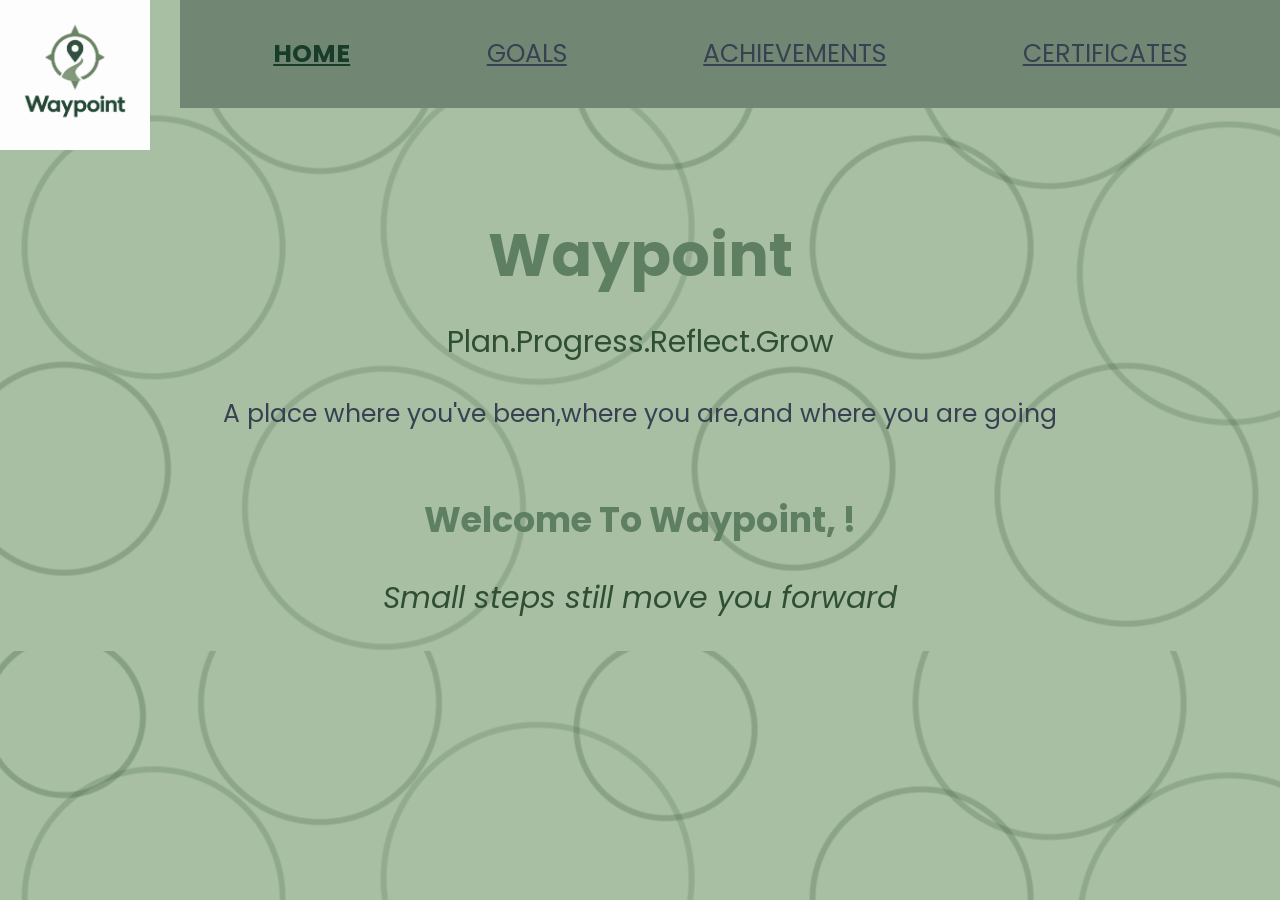
<file: index.html>
<!DOCTYPE html>
<html>

    <head>
        <title>Waypoint-home</title>
        <meta charset="UTF-8">
        <link rel="stylesheet" href="style.css">
        <link href="https://fonts.googleapis.com/css2?family=Poppins:wght@400;500;600;700&display=swap" rel="stylesheet">
    </head>

    <body>

        <header class="main-header">
        <div class="brand">
            <img src="images/waypoint-logo.png" alt="Waypoint logo">
        </div>
        <nav>
        <a href="index.html" class="active">HOME</a>
        <a href="goals.html">GOALS</a>
        <a href="achievements.html">ACHIEVEMENTS</a>
        <a href="certificates.html">CERTIFICATES</a>
        </nav>
        </header>

        <main class="welcome-section">
            <h1 class="welcome-title">Waypoint</h1>
            <p class="mission">Plan.Progress.Reflect.Grow</p>
            <p class="description">A place where you've been,where you are,and where you are going</p>
            <h2 class="welcome-heading">Welcome To Waypoint, <span id="user-name"></span>!</h2>
            <p class="quote">Small steps still move you forward</p>
        </main>
        <script src="script.js"></script>
    
    </body>
</html>
</file>
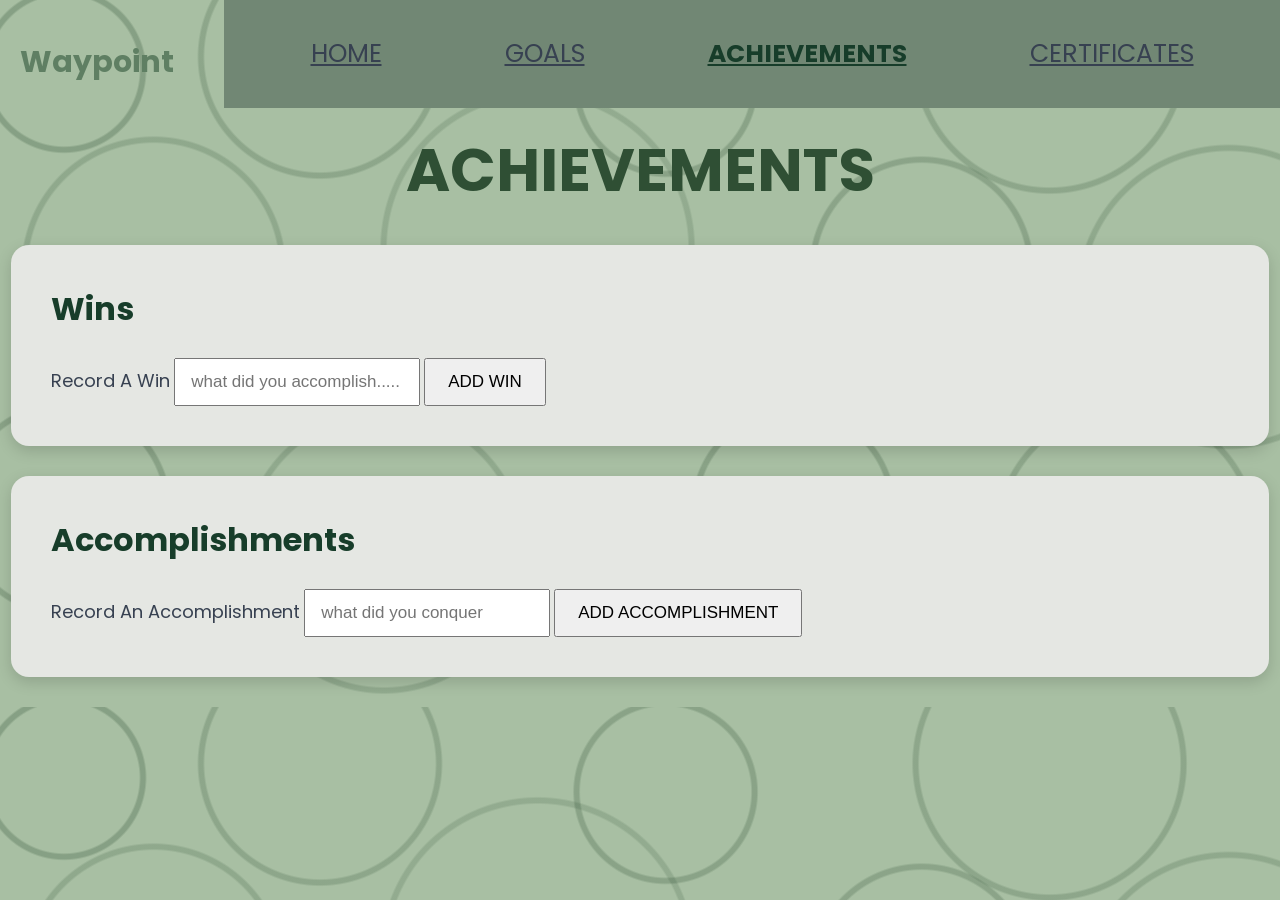
<file: achievements.html>
<!DOCTYPE html>
<html>
    <head>
        <title>Achievements-waypoint</title>
        <meta name="viewport" content="width=device-width, initial-scale=1.0">
        <meta charset="UTF-8">
        <link rel="stylesheet" href="style.css">
        <link href="https://fonts.googleapis.com/css2?family=Poppins:wght@400;500;600;700&display=swap" rel="stylesheet">
    </head>
    <body>

        <header class="main-header">
        <div>
            <h1>Waypoint</h1>
        </div>
        <nav>
            <a href="index.html">HOME</a>
            <a href="goals.html">GOALS</a>
            <a href="achievements.html" class="active">ACHIEVEMENTS</a>
            <a href="certificates.html">CERTIFICATES</a>
        </nav>
        </header>
        
        <main>
            <h2 class="achievements-section">ACHIEVEMENTS</h2>

            <div class="wins-card">
            <h3>Wins</h3>
            <label for="Win">Record A Win</label>
            <input type="text" id="Win" placeholder="what did you accomplish.....">
            <button type="button">ADD WIN</button>
            </div>

            <div class="accomplishments-card">
            <h3>Accomplishments</h3>
            <label for="Accomplishments">Record An Accomplishment</label>
            <input type="text" id="Accomplishments" placeholder="what did you conquer">
            <button type="button">ADD ACCOMPLISHMENT</button>
            </div>
        </main>

    </body>
</html>
</file>
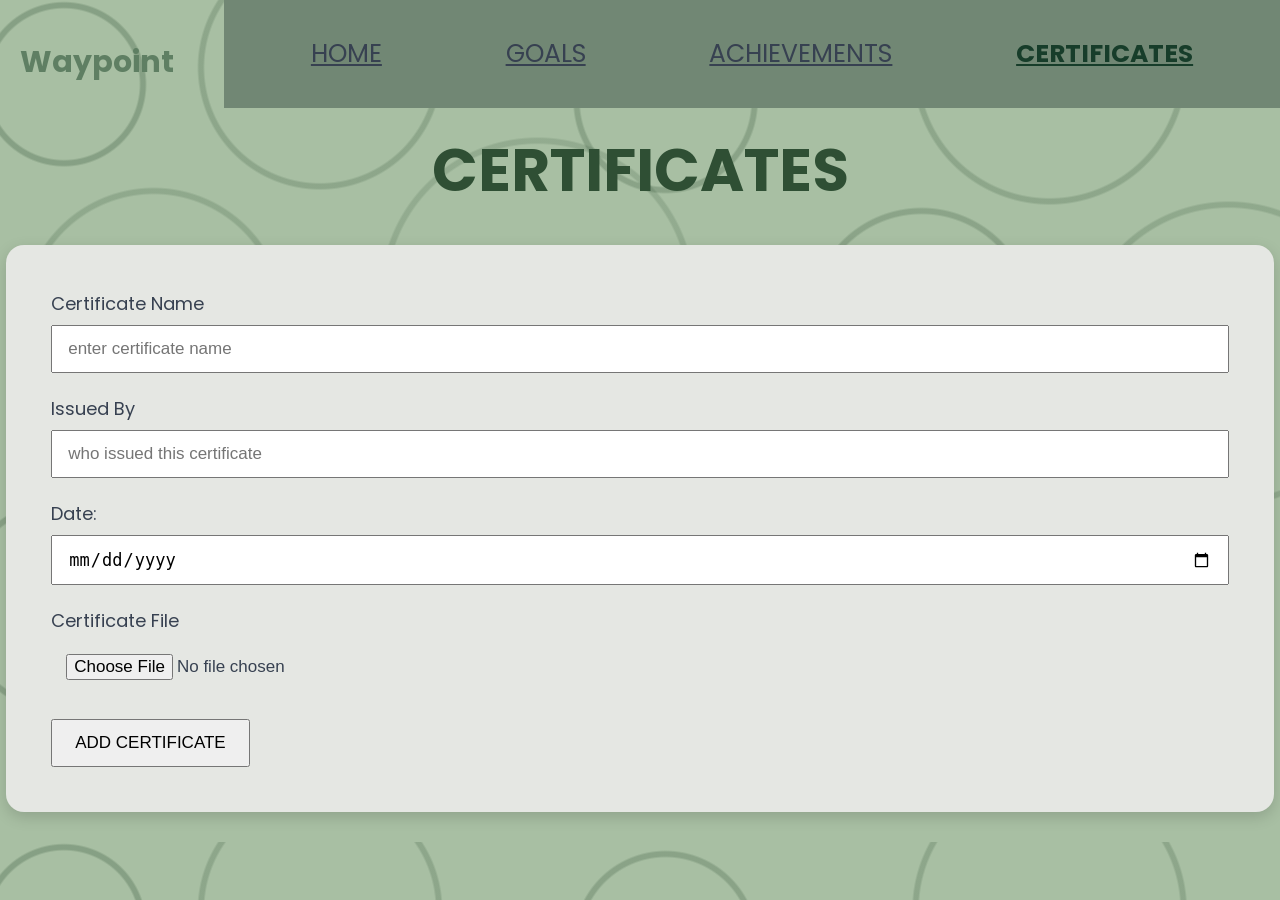
<file: certificates.html>
<!DOCTYPE html>
<html lang="en">
    <head>
        <meta charset="UTF-8">
        <meta name="viewport" content="width=device-width, initial-scale=1.0">
        <title>Certificates - Waypoint</title>
        <link rel="stylesheet" href="style.css">
        <link href="https://fonts.googleapis.com/css2?family=Poppins:wght@400;500;600;700&display=swap" rel="stylesheet">
    </head>
    <body>

        <header class="main-header">
        <div>
            <h1>Waypoint</h1>
        </div>
        <nav>
            <a href="index.html">HOME</a>
            <a href="goals.html">GOALS</a>
            <a href="achievements.html">ACHIEVEMENTS</a>
            <a href="certificates.html" class="active">CERTIFICATES</a>
        </nav>
        </header>

        <main>
            <h2 class="certificates-section">CERTIFICATES</h2>
            
            <div class="certificates-card"> 
            <label for="certificate_name">Certificate Name</label>
            <input type="text" id="certificate_name" placeholder="enter certificate name">

            <label for="issued_by">Issued By</label>
            <input type="text" id="issued_by" placeholder="who issued this certificate">

            <label for="date">Date:</label>
            <input type="date" id="date">

            <label for="certificate_file">Certificate File</label>
            <input type="file" id="certificate_file" placeholder="choose file">

            <button type="button">ADD CERTIFICATE</button>
            </div>
         </main>



    </body>
</html>
</file>
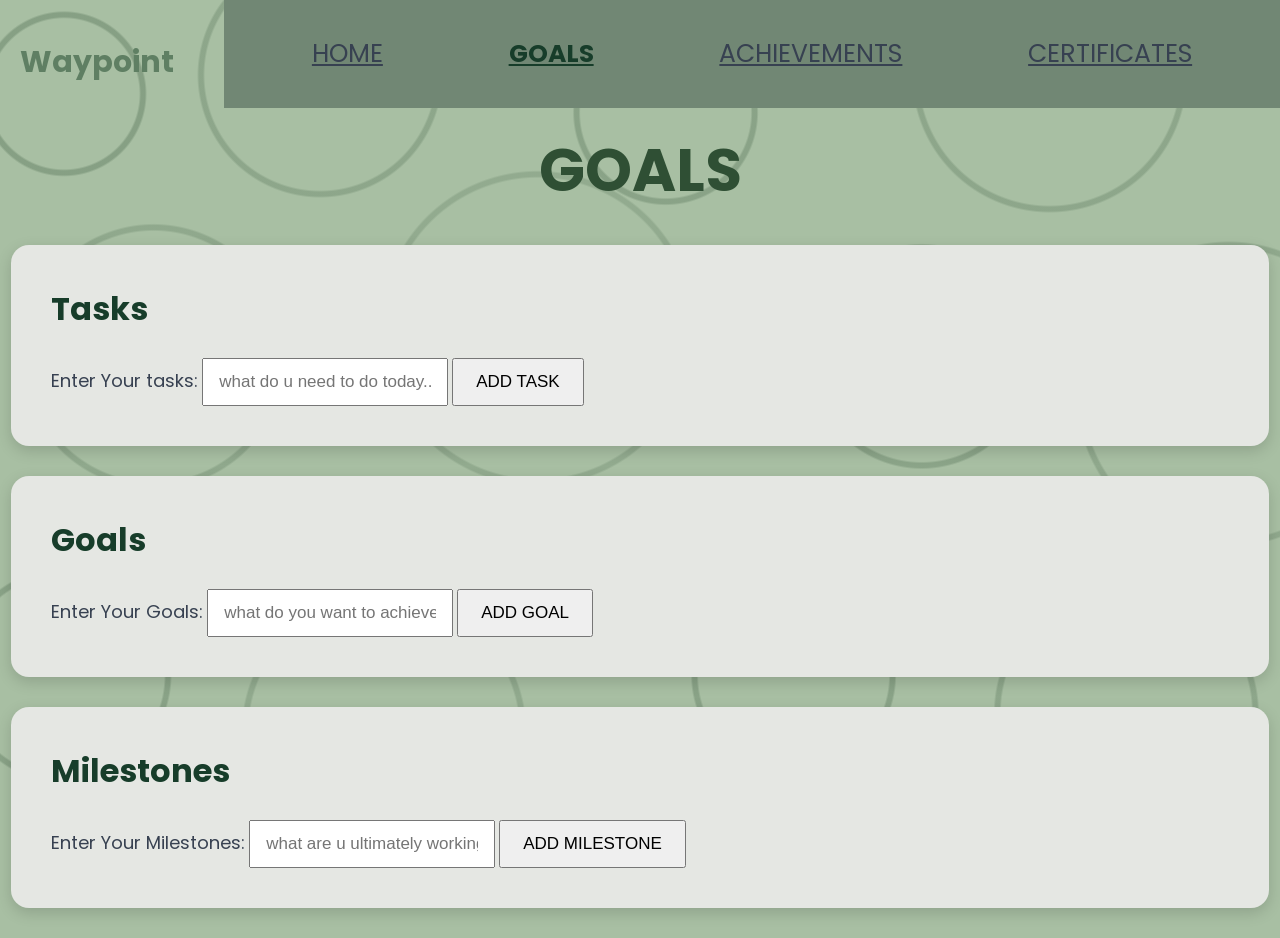
<file: goals.html>
<!DOCTYPE html>
<html lang="en">

<head>
    <meta charset="UTF-8">
    <meta name="viewport" content="width=device-width, initial-scale=1.0">
    <title>Goals - Waypoint</title>
    <link rel="stylesheet" href="style.css">
    <link href="https://fonts.googleapis.com/css2?family=Poppins:wght@400;500;600;700&display=swap" rel="stylesheet">
</head>
<body>

    <header class="main-header">
        <div>
            <h1>Waypoint</h1>
        </div>
        <nav>
            <a href="index.html">HOME</a>
            <a href="goals.html" class="active">GOALS</a>
            <a href="achievements.html">ACHIEVEMENTS</a>
            <a href="certificates.html">CERTIFICATES</a>
        </nav>
    </header>

    <main>
          <h2 class="goals-section">GOALS</h2>

          <div class="task-card">
          <h3>Tasks</h3>
            <label for="task">Enter Your tasks:</label>
            <input type="text" id="task" placeholder="what do u need to do today......">
            <button type="button" id="add-task">ADD TASK</button>
            <div id="task-list"></div>
          </div>

          <div class="goals-card">
          <h3>Goals</h3>
            <label for="Goal">Enter Your Goals:</label>
            <input type="text" id="Goal" placeholder="what do you want to achieve?">
            <button type="button" id="add-goal">ADD GOAL</button>
            <div id="goal-list"></div>
          </div>

          <div class="milestones-card">
          <h3>Milestones</h3>
            <label for="Milestones">Enter Your Milestones:</label>
            <input type="text" id="Milestones" placeholder="what are u ultimately working towrds?">
            <button type="button" id="add-milestone">ADD MILESTONE</button> 
            <div id="milestone-list"></div>
          </div>
    </main>

    <script src="script.js"></script>
    
</body>
</html>
</file>
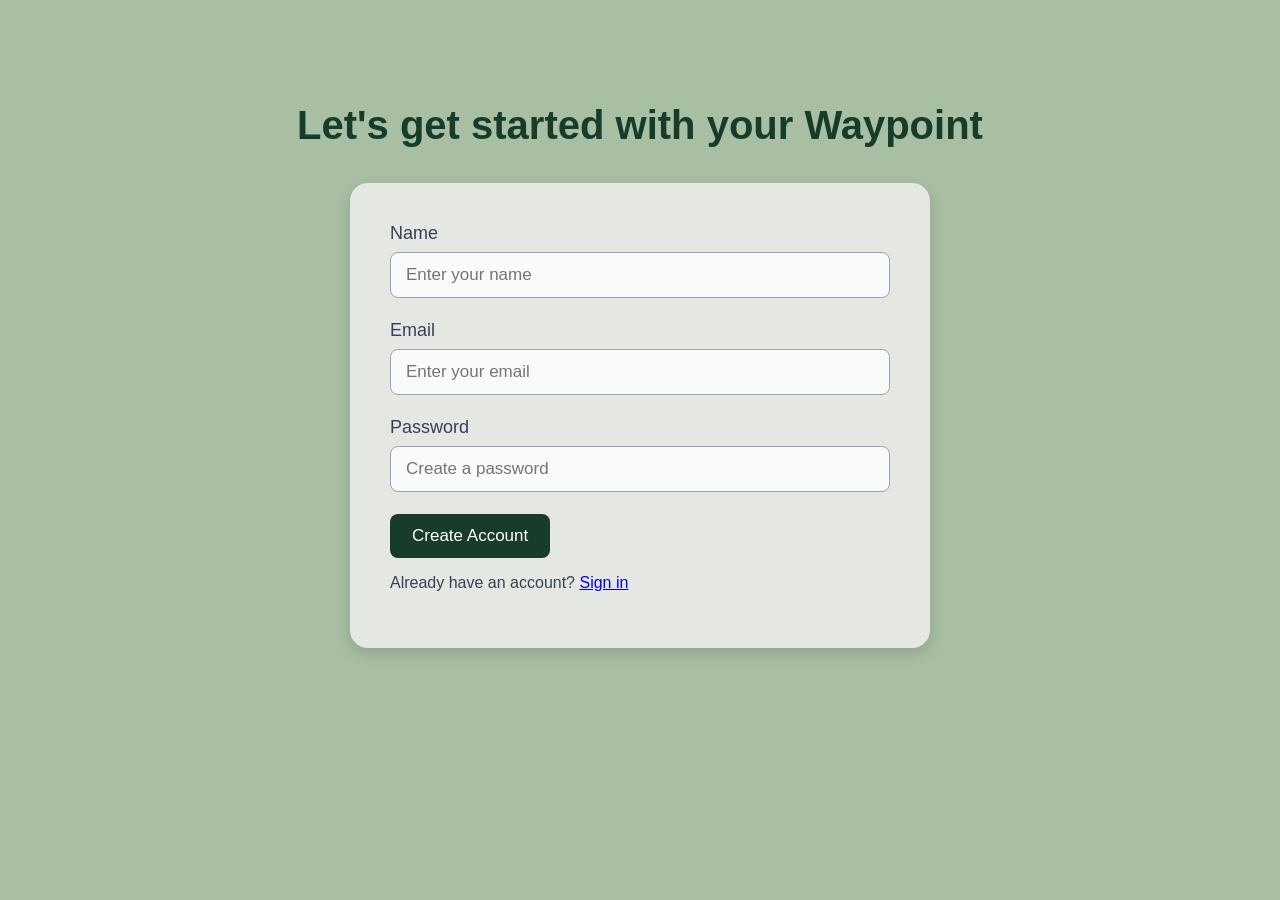
<file: login.html>
<!DOCTYPE html>
<html lang="en">

<head>
    <meta charset="UTF-8">
    <meta name="viewport" content="width=device-width, initial-scale=1.0">

    <title>Login | Waypoint</title>

    <link rel="stylesheet" href="style.css">
</head>

<body>

    <main class="login-page">

        <h2>Let's get started with your Waypoint</h2>

        <div class="login-card">

            <label for="name">Name</label>
            <input type="text" id="name" placeholder="Enter your name">

            <label for="email">Email</label>
            <input type="email" id="email" placeholder="Enter your email">

            <label for="password">Password</label>
            <input type="password" id="password" placeholder="Create a password">

            <button type="button" id="create-account">Create Account</button>

            <p>Already have an account? <a href="signin.html">Sign in</a></p>

        </div>

    </main>
    <script src="script.js"></script>

</body>

</html>
</file>
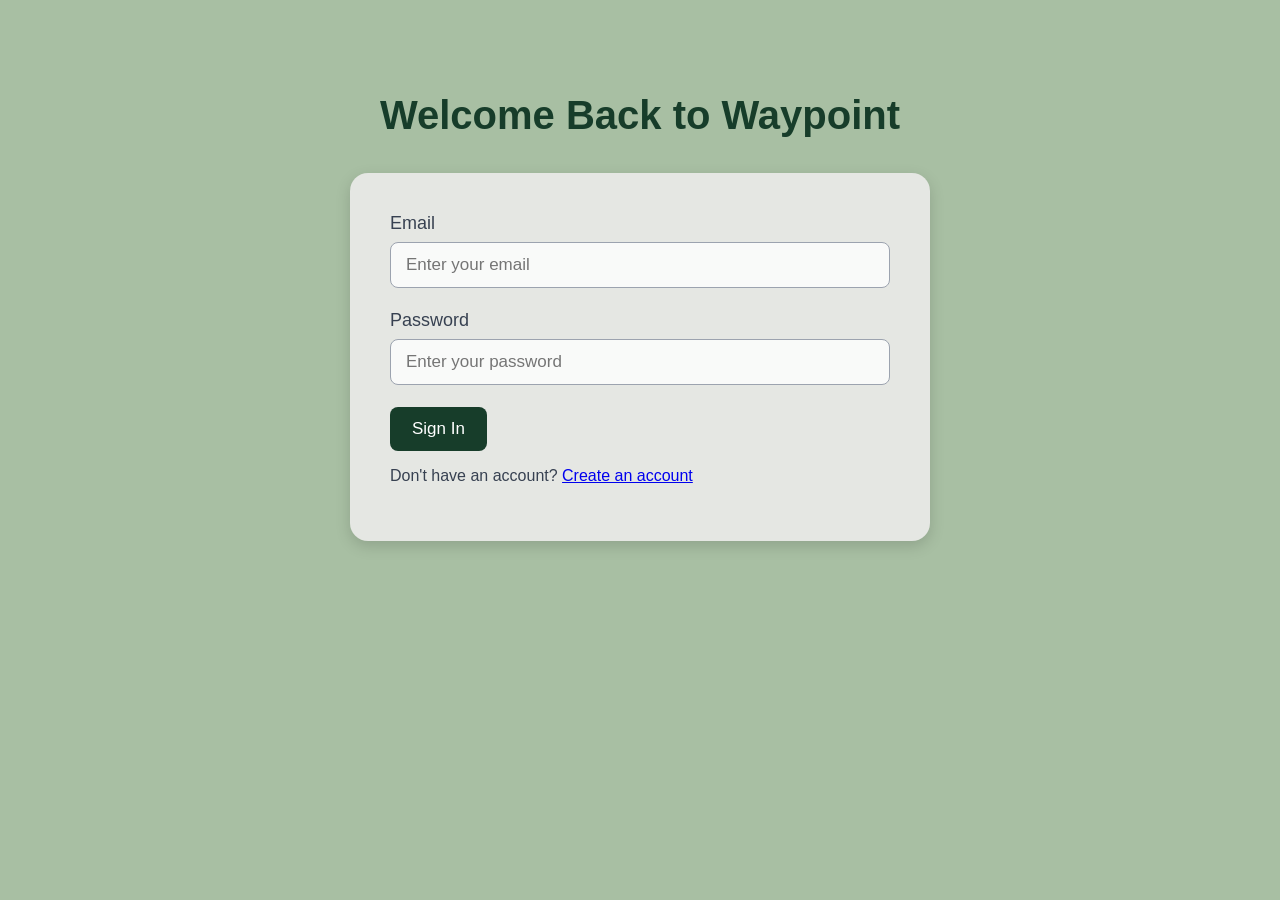
<file: signin.html>
<!DOCTYPE html>
<html lang="en">

<head>
    <meta charset="UTF-8">
    <meta name="viewport" content="width=device-width, initial-scale=1.0">

    <title>Sign In | Waypoint</title>

    <link rel="stylesheet" href="style.css">
</head>

<body>

    <main class="signin-page">

        <h2>Welcome Back to Waypoint</h2>

        <div class="signin-card">

            <label for="signin-email">Email</label>
            <input
                type="email"
                id="signin-email"
                placeholder="Enter your email"
            >

            <label for="signin-password">Password</label>
            <input
                type="password"
                id="signin-password"
                placeholder="Enter your password"
            >

            <button type="button" id="sign-in">Sign In</button>

            <p>
                Don't have an account?
                <a href="login.html">Create an account</a>
            </p>

        </div>

    </main>
    <script src="script.js"></script>

</body>

</html>
</file>
<file: style.css>
body{
    background-color: #A8BFA3;
    background-image:

        radial-gradient(circle at 5% 10%, transparent 0, transparent 75px, rgba(47, 79, 52, 0.28) 77px, rgba(47, 79, 52, 0.28) 81px, transparent 83px),

        radial-gradient(circle at 25% 8%, transparent 0, transparent 115px, rgba(47, 79, 52, 0.22) 117px, rgba(47, 79, 52, 0.22) 121px, transparent 123px),

        radial-gradient(circle at 52% 12%, transparent 0, transparent 85px, rgba(47, 79, 52, 0.25) 87px, rgba(47, 79, 52, 0.25) 91px, transparent 93px),

        radial-gradient(circle at 82% 8%, transparent 0, transparent 130px, rgba(47, 79, 52, 0.22) 132px, rgba(47, 79, 52, 0.22) 136px, transparent 138px),

        radial-gradient(circle at 12% 38%, transparent 0, transparent 125px, rgba(47, 79, 52, 0.20) 127px, rgba(47, 79, 52, 0.20) 131px, transparent 133px),

        radial-gradient(circle at 42% 35%, transparent 0, transparent 150px, rgba(47, 79, 52, 0.18) 152px, rgba(47, 79, 52, 0.18) 156px, transparent 158px),

        radial-gradient(circle at 72% 38%, transparent 0, transparent 105px, rgba(47, 79, 52, 0.24) 107px, rgba(47, 79, 52, 0.24) 111px, transparent 113px),

        radial-gradient(circle at 96% 42%, transparent 0, transparent 145px, rgba(47, 79, 52, 0.20) 147px, rgba(47, 79, 52, 0.20) 151px, transparent 153px),

        radial-gradient(circle at 5% 72%, transparent 0, transparent 100px, rgba(47, 79, 52, 0.25) 102px, rgba(47, 79, 52, 0.25) 106px, transparent 108px),

        radial-gradient(circle at 30% 78%, transparent 0, transparent 135px, rgba(47, 79, 52, 0.19) 137px, rgba(47, 79, 52, 0.19) 141px, transparent 143px),

        radial-gradient(circle at 62% 72%, transparent 0, transparent 95px, rgba(47, 79, 52, 0.25) 97px, rgba(47, 79, 52, 0.25) 101px, transparent 103px),

        radial-gradient(circle at 88% 76%, transparent 0, transparent 125px, rgba(47, 79, 52, 0.22) 127px, rgba(47, 79, 52, 0.22) 131px, transparent 133px);
      
    
    color: #374151;
    font-family: poppins, sans-serif;
    margin: 0;
    padding: 0;
}
    .login-page,
    .signin-page{
        background-image:none
    }


    h1{
        font-size: 30px;
        color: #5F7F63;
        text-align: left;
        font-weight: 700;
        padding: 20px;
        margin-bottom: 20px;
    }
    .main-header{
        display: flex;
        justify-content: flex-start;
        align-items: flex-start;
        gap: 30px;
        width: 100%;
    }
    .main-header nav{
        background-color: #718774;
        padding: 35px 25px;
        display: flex;
        justify-content: space-around;
        flex: 1; 
    }
    .main-header nav a {
        color: #374151;
        font-size: 25px;
    }

    .brand {
    display: flex;
    align-items: center;
    }
    .brand img {
    width: 150px;
    height: auto;
    object-fit: contain;
    display: block;
    }


    .welcome-section{ 
        text-align: center;
    }
    .welcome-title{
        font-size: 60px;
        text-align: center;
        margin-bottom: 0px;
    }
    .mission{
        font-size: 30px;
        color: #2F4F34;
        margin-top: 0;
    }
    .description{
        font-size: 25px;
        color: #374151;
        margin-bottom: 60px;
    }
    .welcome-heading{
        margin-top: 60px;
        font-size: 35px;
        color: #5F7F63;
    }
    .quote{
        font-size: 30px;
        font-style: italic;
        color: #2F4F34;
    }



    
    .goals-section{
        text-align: center;
        margin-top: 0;
        font-size: 60px;
        color: #2F4F34;
        margin-bottom: 30px;
    }

    .task-card {
    background-color: #E5E7E3;
    width: 92%;
    padding: 40px;
    max-width: 1200px;
    margin: 30px auto;
    border-radius: 18px;
    box-shadow: 0 5px 15px rgba(0, 0, 0, 0.15);
    text-align: left;
    }
    .task-card h3 {
    font-size: 32px;
    color: #173D2A;
    margin-top: 0;
    margin-bottom: 25px;
   }
   .task-card label {
    font-size: 18px;
    color: #374151;
   }

   .task-card input {
    font-size: 17px;
    padding: 12px 15px;
   }

   .task-card button {
    font-size: 17px;
    padding: 12px 22px;
   }




   .goals-card {
    background-color: #E5E7E3;
    width: 92%;
    max-width: 1200px;
    padding: 40px;
    margin: 30px auto;
    border-radius: 18px;
    box-shadow: 0 5px 15px rgba(0, 0, 0, 0.15);
    text-align: left;
    }

   .goals-card h3 {
    font-size: 32px;
    color: #173D2A;
    margin-top: 0;
    margin-bottom: 25px;
    }

    .goals-card label {
     font-size: 18px;
     color: #374151;
    }

    .goals-card input {
     font-size: 17px;
     padding: 12px 15px;
     }

    .goals-card button {
    font-size: 17px;
    padding: 12px 22px;
    }





    .milestones-card {
    background-color: #E5E7E3;
    width: 92%;
    max-width: 1200px;
    padding: 40px;
    margin: 30px auto;
    border-radius: 18px;
    box-shadow: 0 5px 15px rgba(0, 0, 0, 0.15);
    text-align: left;
    }

   .milestones-card h3 {
    font-size: 32px;
    color: #173D2A;
    margin-top: 0;
    margin-bottom: 25px;
    }

    .milestones-card label {
    font-size: 18px;
    color: #374151;
    }

    .milestones-card input {
    font-size: 17px;
    padding: 12px 15px;
    }

   .milestones-card button {
    font-size: 17px;
    padding: 12px 22px;
    }



    #task-list button {
    margin-left: 15px;
    padding: 5px 10px;
    border: none;
    border-radius: 6px;
    cursor: pointer;
    }
   #task-list p {
    margin: 12px 0;
    }
    


    #goal-list button {
    font-size: 13px;
    margin-left: 15px;
    padding: 5px 10px;
    border: none;
    border-radius: 6px;
    cursor: pointer;
    }
    #goal-list p {
    margin: 12px 0;
    }


    .milestones-card #milestone-list button {
    font-size: 13px;
    margin-left: 15px;
    padding: 5px 10px;
    border: none;
    border-radius: 6px;
    cursor: pointer;
    }
    #milestone-list p {
    margin: 12px 0;
    }







    .achievements-section{
         text-align: center;
        margin-top: 0;
        font-size: 60px;
        color: #2F4F34;
        margin-bottom: 30px;
    }


    .wins-card {
    background-color: #E5E7E3;
    width: 92%;
    max-width: 1200px;
    padding: 40px;
    margin: 30px auto;
    border-radius: 18px;
    box-shadow: 0 5px 15px rgba(0, 0, 0, 0.15);
    text-align: left;
}

.wins-card h3 {
    font-size: 32px;
    color: #173D2A;
    margin-top: 0;
    margin-bottom: 25px;
}

.wins-card label {
    font-size: 18px;
    color: #374151;
}

.wins-card input {
    font-size: 17px;
    padding: 12px 15px;
}

.wins-card button {
    font-size: 17px;
    padding: 12px 22px;
}

.accomplishments-card {
    background-color: #E5E7E3;
    width: 92%;
    max-width: 1200px;
    padding: 40px;
    margin: 30px auto;
    border-radius: 18px;
    box-shadow: 0 5px 15px rgba(0, 0, 0, 0.15);
    text-align: left;
}

.accomplishments-card h3 {
    font-size: 32px;
    color: #173D2A;
    margin-top: 0;
    margin-bottom: 25px;
}

.accomplishments-card label {
    font-size: 18px;
    color: #374151;
}

.accomplishments-card input {
    font-size: 17px;
    padding: 12px 15px;
}

.accomplishments-card button {
    font-size: 17px;
    padding: 12px 22px;
}


.certificates-section{
    text-align: center;
    margin-top: 0;
    font-size: 60px;
    color: #2F4F34;
    margin-bottom: 30px;
}

.certificates-card {
    background-color: #E5E7E3;
    width: 92%;
    max-width: 1200px;
    padding: 45px;
    margin: 30px auto;
    border-radius: 18px;
    box-shadow: 0 5px 15px rgba(0, 0, 0, 0.15);
    text-align: left;
}
.certificates-card label {
    display: block;
    font-size: 18px;
    color: #374151;
    margin-bottom: 8px;
}

.certificates-card input {
    display: block;
    width: 100%;
    box-sizing: border-box;
    font-size: 17px;
    padding: 12px 15px;
    margin-bottom: 22px;
}

.certificates-card button {
    font-size: 17px;
    padding: 12px 22px;
    margin-top: 5px;
}

nav a.active {
    color: #173D2A;
    font-weight: bold;
}






.login-page {
    background-color: #A8BFA3;
    min-height: 100vh;
    box-sizing: border-box;
    padding: 70px 20px;
    text-align: center;
}

.login-page h2 {
    font-size: 40px;
    color: #173D2A;
    margin-bottom: 35px;
}

.login-card {
    background-color: #E5E7E3;
    width: 90%;
    max-width: 500px;
    padding: 40px;
    margin: 0 auto;
    border-radius: 18px;
    box-shadow: 0 5px 15px rgba(0, 0, 0, 0.15);
    text-align: left;
}
.login-card label {
    display: block;
    font-size: 18px;
    color: #374151;
    margin-bottom: 8px;
}

.login-card input {
    display: block;
    width: 100%;
    box-sizing: border-box;
    font-size: 17px;
    padding: 12px 15px;
    margin-bottom: 22px;
    border: 1px solid #9CA3AF;
    border-radius: 8px;
    background-color: #F9FAF9;
}
.login-card button {
    font-size: 17px;
    padding: 12px 22px;
    background-color: #173D2A;
    color: white;
    border: none;
    border-radius: 8px;
    cursor: pointer;
}



.signin-page {
    background-color: #A8BFA3;
    min-height: 100vh;
    box-sizing: border-box;
    padding: 60px 20px;
    text-align: center;
}

.signin-page h2 {
    font-size: 40px;
    color: #173D2A;
    margin-bottom: 35px;
}

.signin-card {
    background-color: #E5E7E3;
    width: 90%;
    max-width: 500px;
    padding: 40px;
    margin: 0 auto;
    border-radius: 18px;
    box-shadow: 0 5px 15px rgba(0, 0, 0, 0.15);
    text-align: left;
}

.signin-card label {
    display: block;
    font-size: 18px;
    color: #374151;
    margin-bottom: 8px;
}

.signin-card input {
    display: block;
    width: 100%;
    box-sizing: border-box;
    font-size: 17px;
    padding: 12px 15px;
    margin-bottom: 22px;
    border: 1px solid #9CA3AF;
    border-radius: 8px;
    background-color: #F9FAF9;
}

.signin-card button {
    font-size: 17px;
    padding: 12px 22px;
    background-color: #173D2A;
    color: white;
    border: none;
    border-radius: 8px;
    cursor: pointer;
}
</file>
